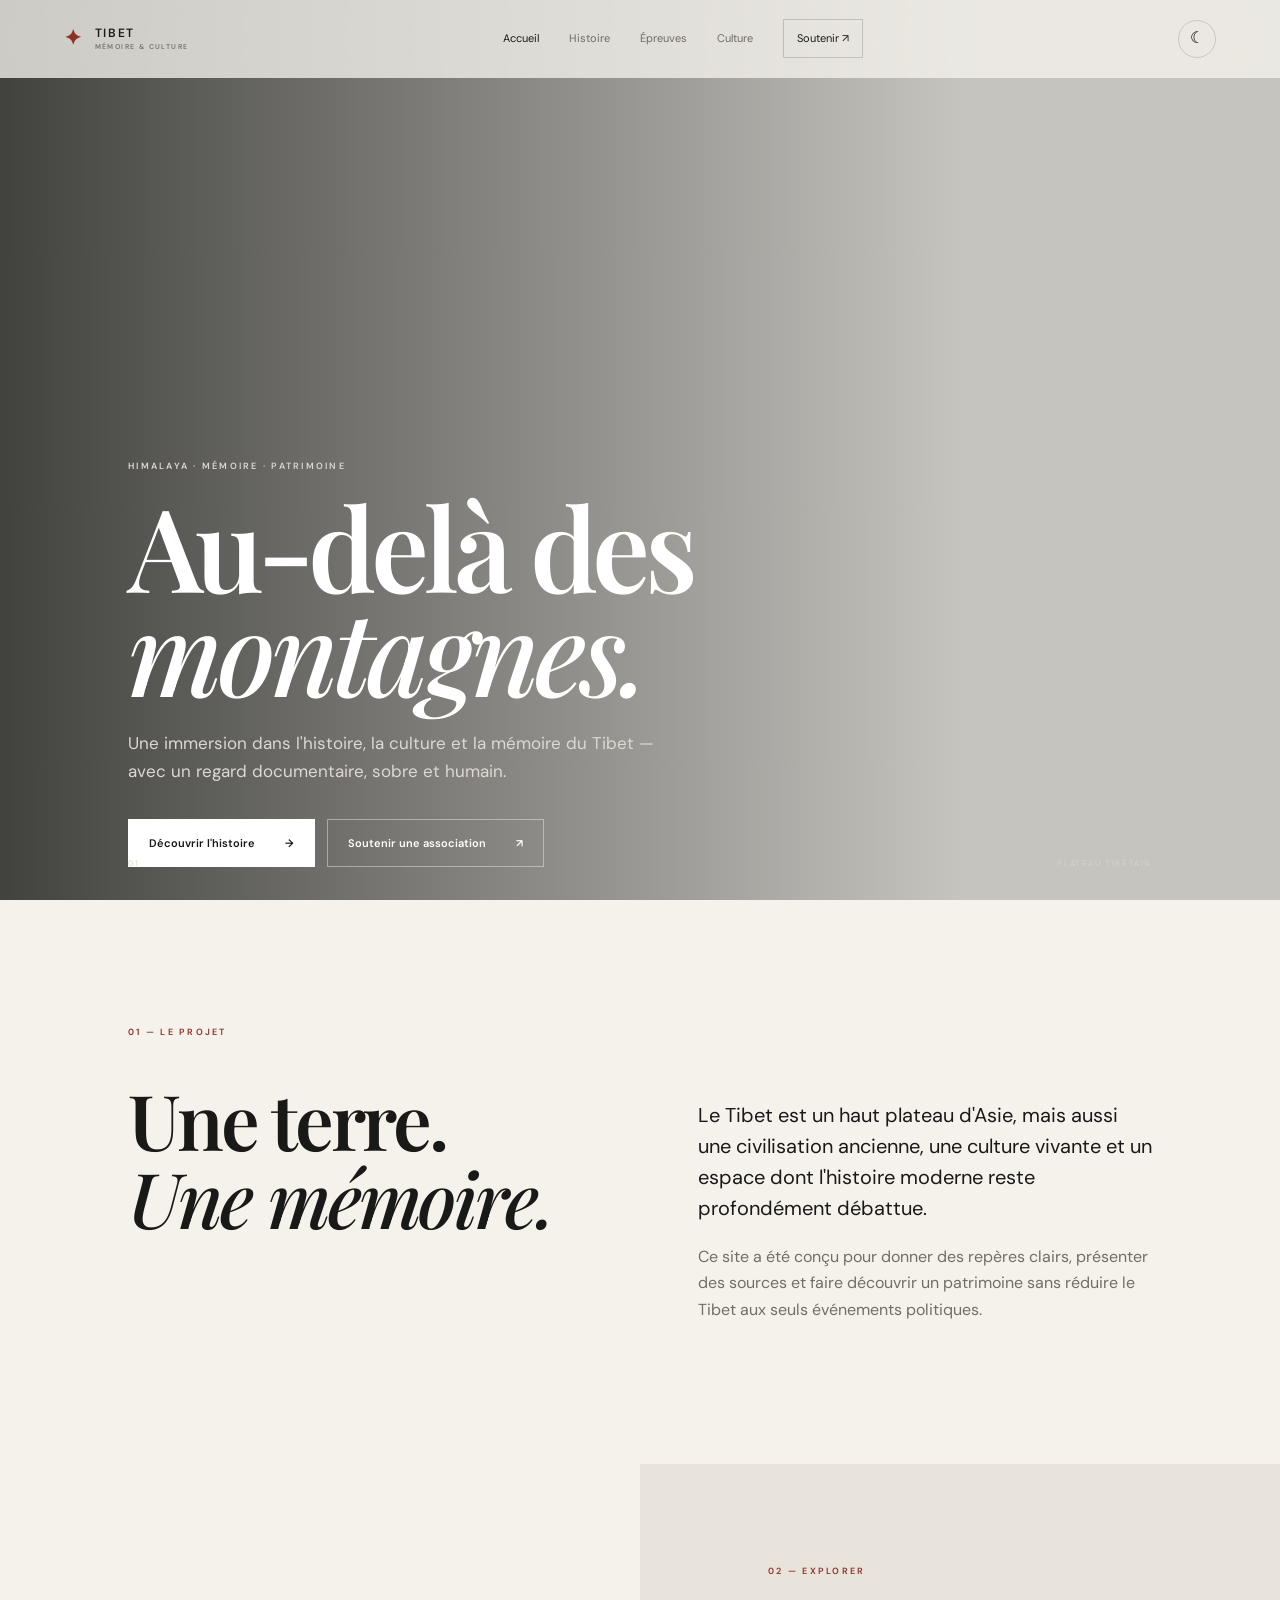
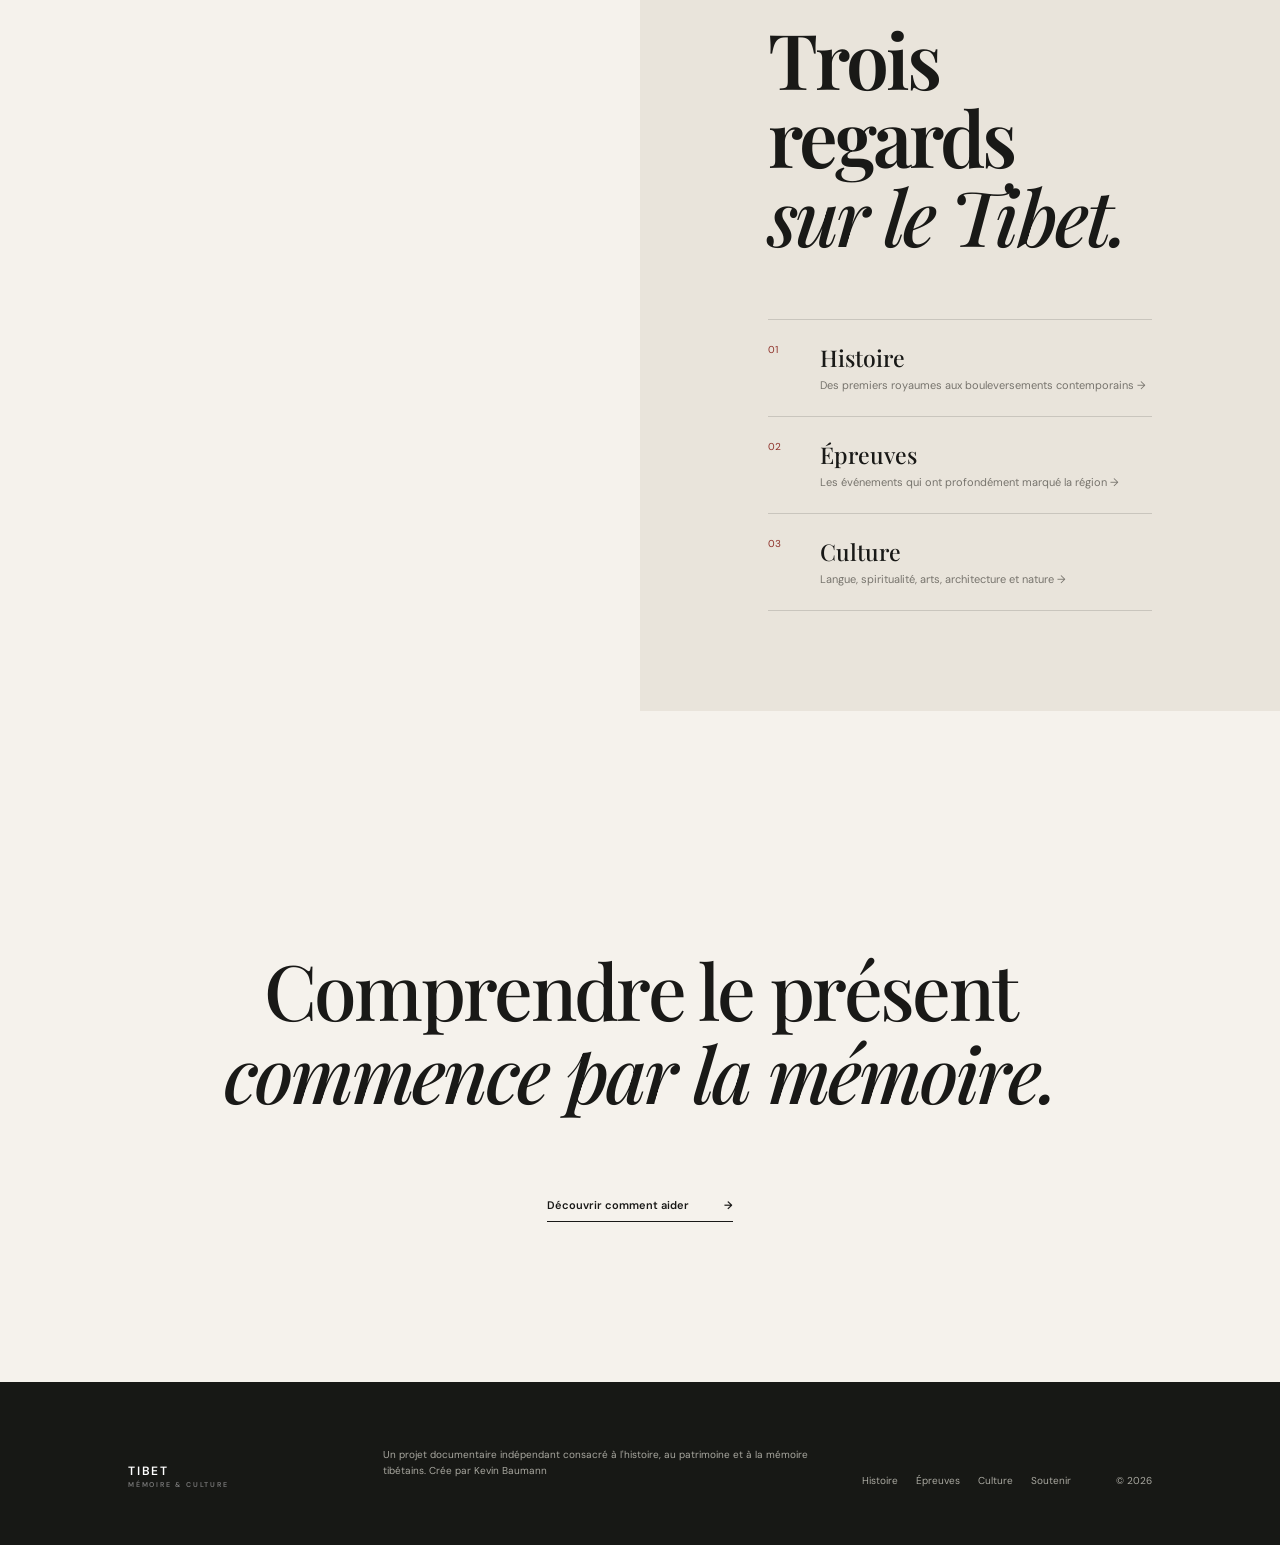
<file: index.html>
<!doctype html><html lang="fr"><head><meta charset="UTF-8">
<meta name="viewport" content="width=device-width, initial-scale=1.0">
<meta name="description" content="Tibet — Mémoire & Culture, un site documentaire consacré à l'histoire, au patrimoine et aux épreuves du Tibet.">
<link rel="preconnect" href="https://fonts.googleapis.com">
<link rel="preconnect" href="https://fonts.gstatic.com" crossorigin>
<link href="https://fonts.googleapis.com/css2?family=DM+Sans:wght@400;500;600&family=Playfair+Display:wght@500;600;700&display=swap" rel="stylesheet">
<link rel="stylesheet" href="style.css"><title>Tibet — Mémoire & Culture</title></head><body>
<header class="header">
  <a class="brand" href="index.html"><span class="brand-star">✦</span><span>TIBET<small>MÉMOIRE & CULTURE</small></span></a>
  <nav class="nav">
    <a href="index.html">Accueil</a>
    <a href="histoire.html">Histoire</a>
    <a href="epreuves.html">Épreuves</a>
    <a href="culture.html">Culture</a>
    <a class="nav-donate" href="soutenir.html">Soutenir <span>↗</span></a>
  </nav>
  <div class="header-actions"><button id="theme" class="icon-btn" aria-label="Changer de thème">☾</button><button id="menu" class="icon-btn menu-btn" aria-label="Menu">☰</button></div>
</header>
<main>
<section class="hero home-hero"><div class="hero-shade"></div><div class="hero-content reveal">
<p class="eyebrow">Himalaya · Mémoire · Patrimoine</p>
<h1>Au-delà des<br><em>montagnes.</em></h1>
<p class="hero-text">Une immersion dans l'histoire, la culture et la mémoire du Tibet — avec un regard documentaire, sobre et humain.</p>
<div class="actions"><a class="btn btn-light" href="histoire.html">Découvrir l'histoire <span>→</span></a><a class="btn btn-outline" href="soutenir.html">Soutenir une association <span>↗</span></a></div>
</div><div class="hero-meta"><span>01</span><span>PLATEAU TIBÉTAIN</span></div></section>

<section class="intro section reveal"><div class="kicker">01 — Le projet</div><div class="two-col"><div><h2>Une terre.<br><em>Une mémoire.</em></h2></div><div><p class="lead">Le Tibet est un haut plateau d'Asie, mais aussi une civilisation ancienne, une culture vivante et un espace dont l'histoire moderne reste profondément débattue.</p><p>Ce site a été conçu pour donner des repères clairs, présenter des sources et faire découvrir un patrimoine sans réduire le Tibet aux seuls événements politiques.</p></div></div></section>

<section class="split-feature reveal"><div class="feature-photo"></div><div class="feature-copy"><span class="kicker">02 — Explorer</span><h2>Trois regards<br><em>sur le Tibet.</em></h2><div class="mini-links"><a href="histoire.html"><span>01</span><strong>Histoire</strong><small>Des premiers royaumes aux bouleversements contemporains →</small></a><a href="epreuves.html"><span>02</span><strong>Épreuves</strong><small>Les événements qui ont profondément marqué la région →</small></a><a href="culture.html"><span>03</span><strong>Culture</strong><small>Langue, spiritualité, arts, architecture et nature →</small></a></div></div></section>

<section class="statement section reveal"><p class="giant">Comprendre le présent<br><em>commence par la mémoire.</em></p><a class="text-link" href="soutenir.html">Découvrir comment aider <span>→</span></a></section>
</main><footer class="footer">
  <div class="footer-brand">TIBET<br><small>MÉMOIRE & CULTURE</small></div>
  <p>Un projet documentaire indépendant consacré à l'histoire, au patrimoine et à la mémoire tibétains. Crée par Kevin Baumann</p>
  <div class="footer-links"><a href="histoire.html">Histoire</a><a href="epreuves.html">Épreuves</a><a href="culture.html">Culture</a><a href="soutenir.html">Soutenir</a></div>
  <span>© 2026</span>
</footer>
<script src="script.js"></script></body></html>
</file>
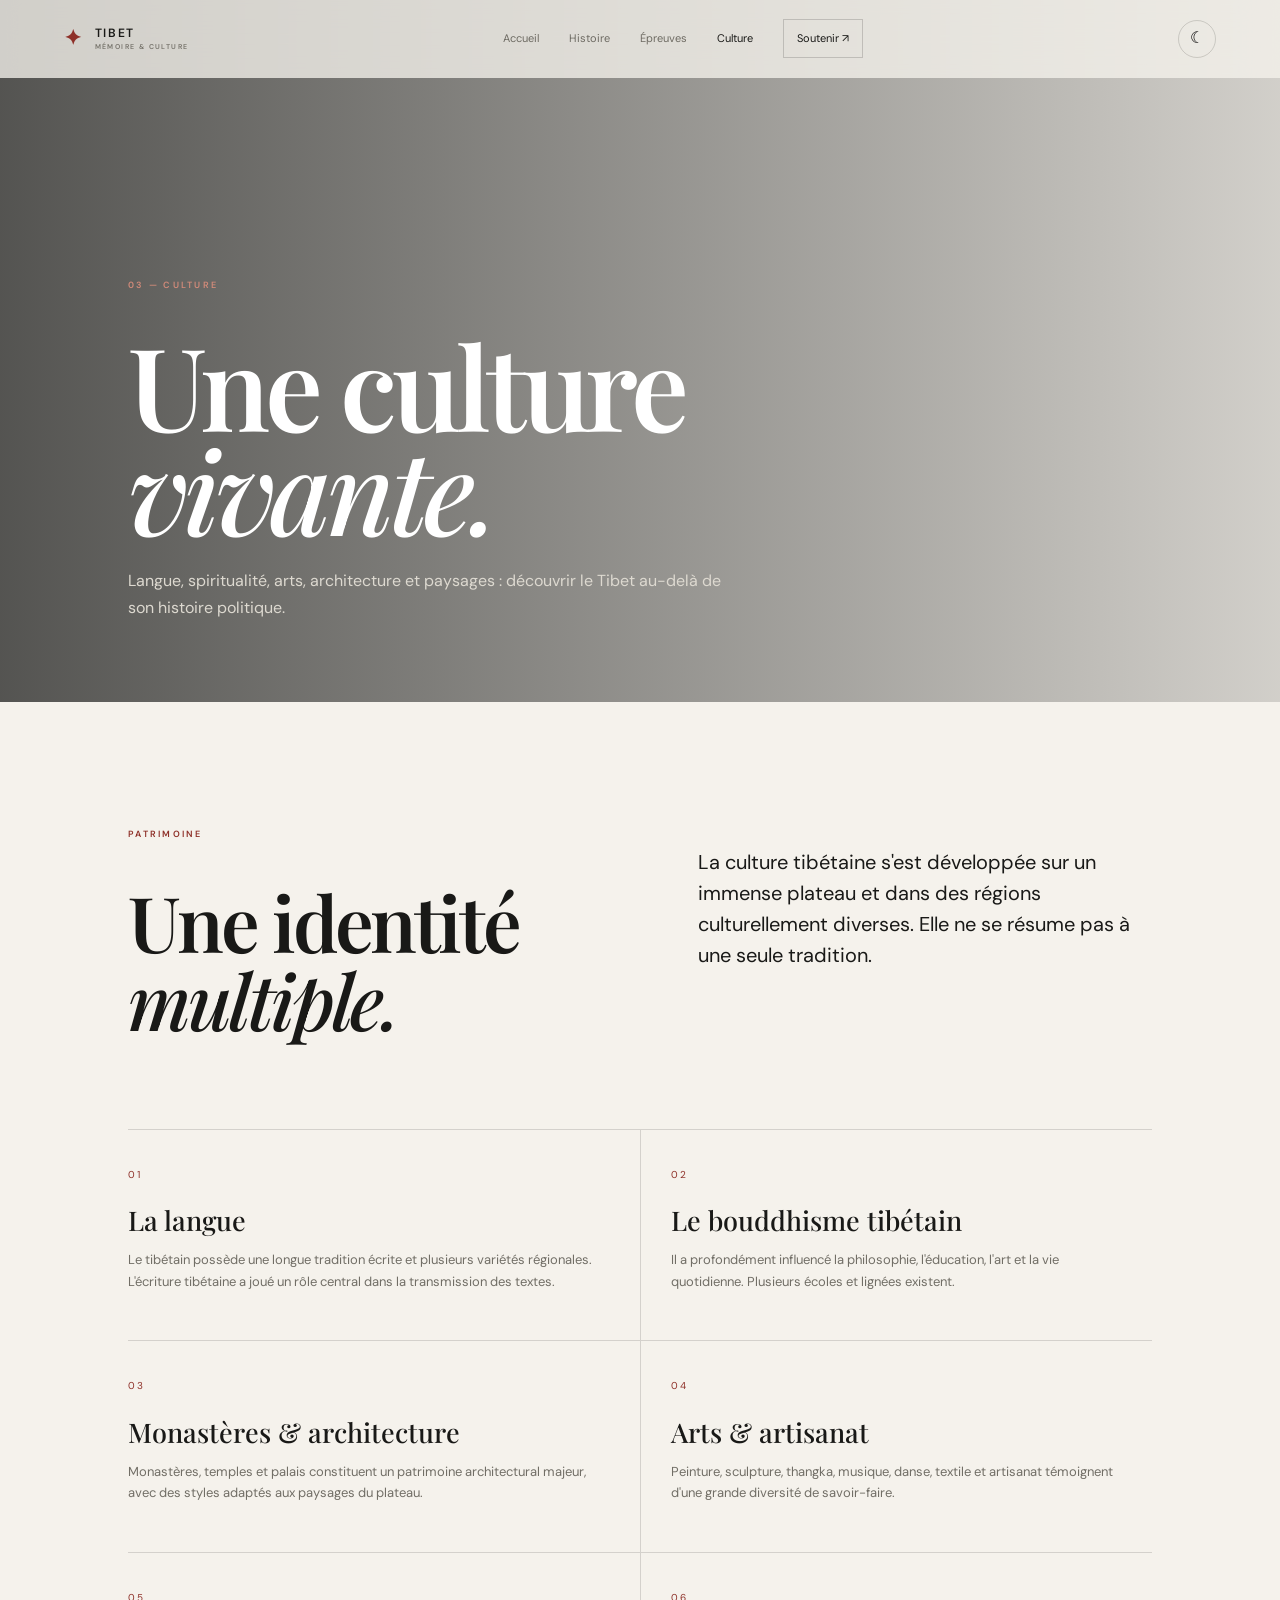
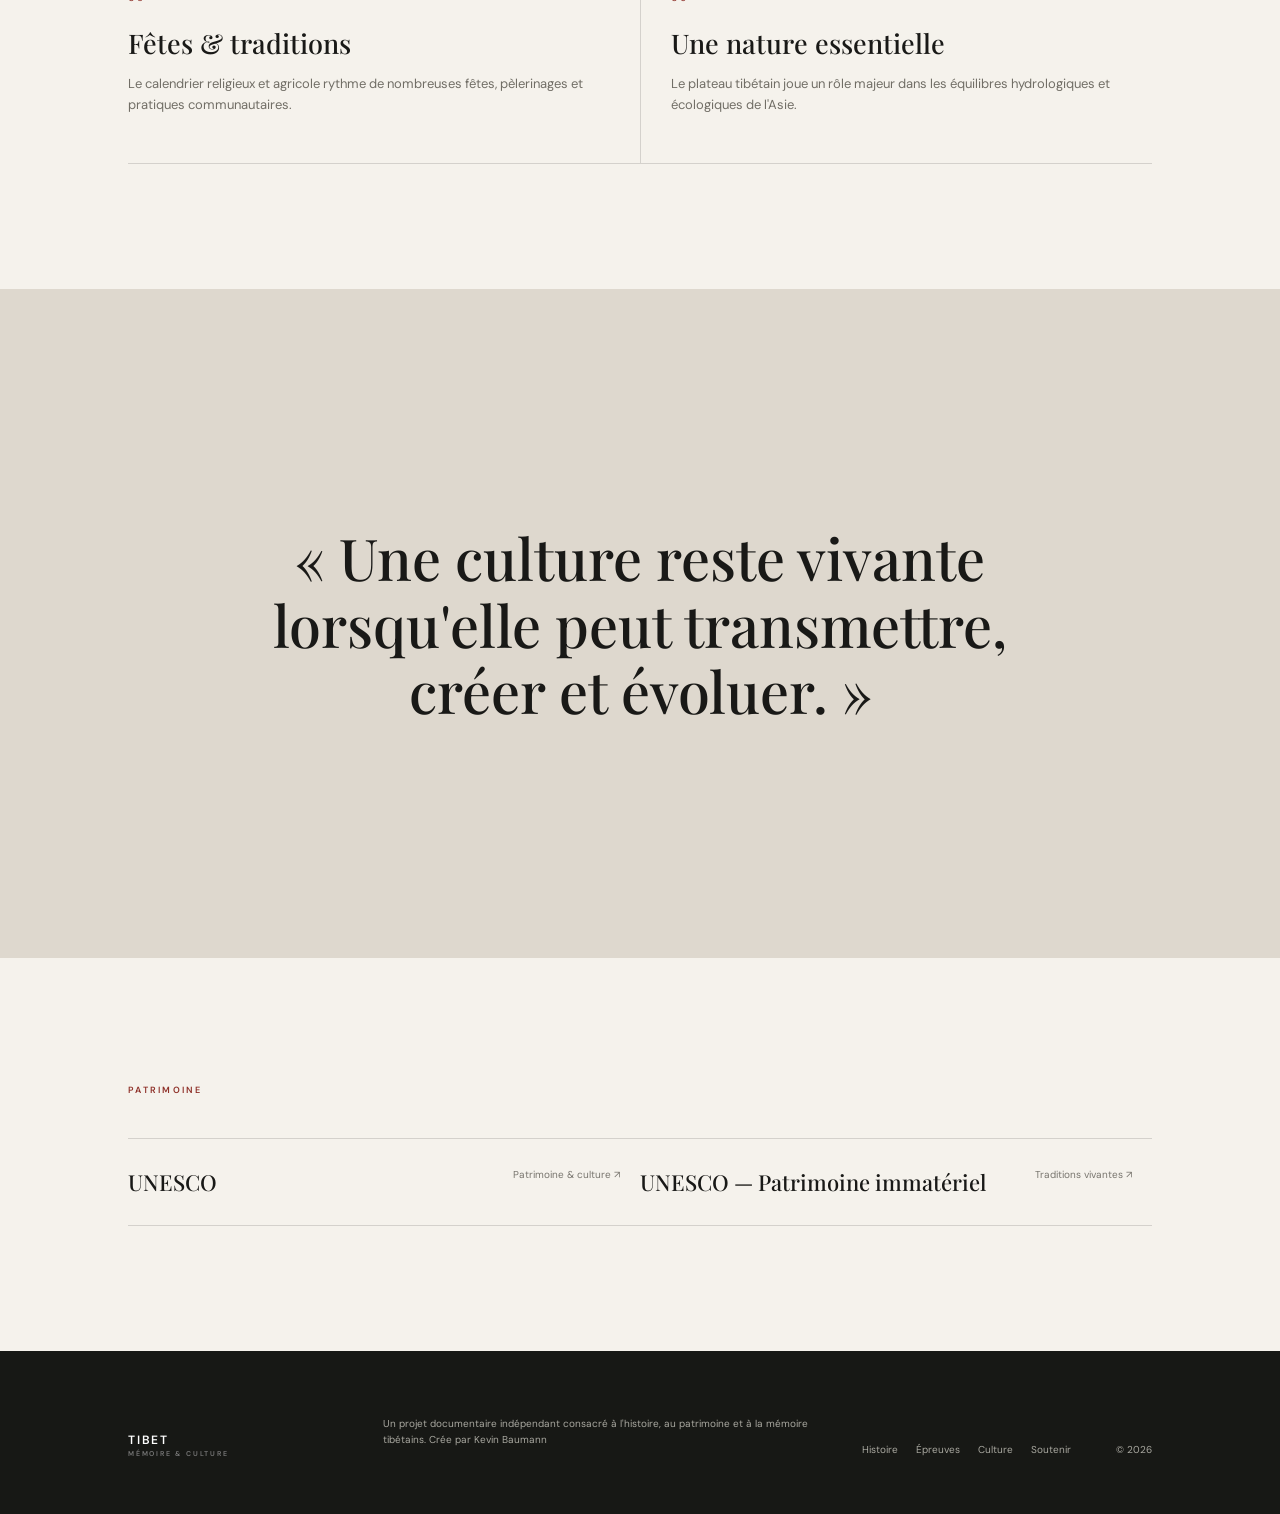
<file: culture.html>
<!doctype html><html lang="fr"><head><meta charset="UTF-8">
<meta name="viewport" content="width=device-width, initial-scale=1.0">
<meta name="description" content="Tibet — Mémoire & Culture, un site documentaire consacré à l'histoire, au patrimoine et aux épreuves du Tibet.">
<link rel="preconnect" href="https://fonts.googleapis.com">
<link rel="preconnect" href="https://fonts.gstatic.com" crossorigin>
<link href="https://fonts.googleapis.com/css2?family=DM+Sans:wght@400;500;600&family=Playfair+Display:wght@500;600;700&display=swap" rel="stylesheet">
<link rel="stylesheet" href="style.css"><title>Culture — Tibet Mémoire & Culture</title></head><body>
<header class="header">
  <a class="brand" href="index.html"><span class="brand-star">✦</span><span>TIBET<small>MÉMOIRE & CULTURE</small></span></a>
  <nav class="nav">
    <a href="index.html">Accueil</a>
    <a href="histoire.html">Histoire</a>
    <a href="epreuves.html">Épreuves</a>
    <a href="culture.html">Culture</a>
    <a class="nav-donate" href="soutenir.html">Soutenir <span>↗</span></a>
  </nav>
  <div class="header-actions"><button id="theme" class="icon-btn" aria-label="Changer de thème">☾</button><button id="menu" class="icon-btn menu-btn" aria-label="Menu">☰</button></div>
</header><main>
<section class="page-hero culture-hero"><div><span class="kicker light">03 — Culture</span><h1>Une culture<br><em>vivante.</em></h1><p>Langue, spiritualité, arts, architecture et paysages : découvrir le Tibet au-delà de son histoire politique.</p></div></section>
<section class="section reveal"><div class="two-col"><div><span class="kicker">Patrimoine</span><h2>Une identité<br><em>multiple.</em></h2></div><div><p class="lead">La culture tibétaine s'est développée sur un immense plateau et dans des régions culturellement diverses. Elle ne se résume pas à une seule tradition.</p></div></div>
<div class="culture-grid">
<article><span>01</span><h3>La langue</h3><p>Le tibétain possède une longue tradition écrite et plusieurs variétés régionales. L'écriture tibétaine a joué un rôle central dans la transmission des textes.</p></article>
<article><span>02</span><h3>Le bouddhisme tibétain</h3><p>Il a profondément influencé la philosophie, l'éducation, l'art et la vie quotidienne. Plusieurs écoles et lignées existent.</p></article>
<article><span>03</span><h3>Monastères & architecture</h3><p>Monastères, temples et palais constituent un patrimoine architectural majeur, avec des styles adaptés aux paysages du plateau.</p></article>
<article><span>04</span><h3>Arts & artisanat</h3><p>Peinture, sculpture, thangka, musique, danse, textile et artisanat témoignent d'une grande diversité de savoir-faire.</p></article>
<article><span>05</span><h3>Fêtes & traditions</h3><p>Le calendrier religieux et agricole rythme de nombreuses fêtes, pèlerinages et pratiques communautaires.</p></article>
<article><span>06</span><h3>Une nature essentielle</h3><p>Le plateau tibétain joue un rôle majeur dans les équilibres hydrologiques et écologiques de l'Asie.</p></article>
</div></section>
<section class="culture-quote"><div class="section reveal"><p>« Une culture reste vivante lorsqu'elle peut transmettre, créer et évoluer. »</p></div></section>
<section class="sources section"><span class="kicker">Patrimoine</span><div class="source-cards"><a href="https://www.unesco.org/en" target="_blank"><strong>UNESCO</strong><span>Patrimoine & culture ↗</span></a><a href="https://ich.unesco.org/" target="_blank"><strong>UNESCO — Patrimoine immatériel</strong><span>Traditions vivantes ↗</span></a></div></section>
</main><footer class="footer">
  <div class="footer-brand">TIBET<br><small>MÉMOIRE & CULTURE</small></div>
  <p>Un projet documentaire indépendant consacré à l'histoire, au patrimoine et à la mémoire tibétains. Crée par Kevin Baumann</p>
  <div class="footer-links"><a href="histoire.html">Histoire</a><a href="epreuves.html">Épreuves</a><a href="culture.html">Culture</a><a href="soutenir.html">Soutenir</a></div>
  <span>© 2026</span>
</footer>
<script src="script.js"></script></body></html>
</file>
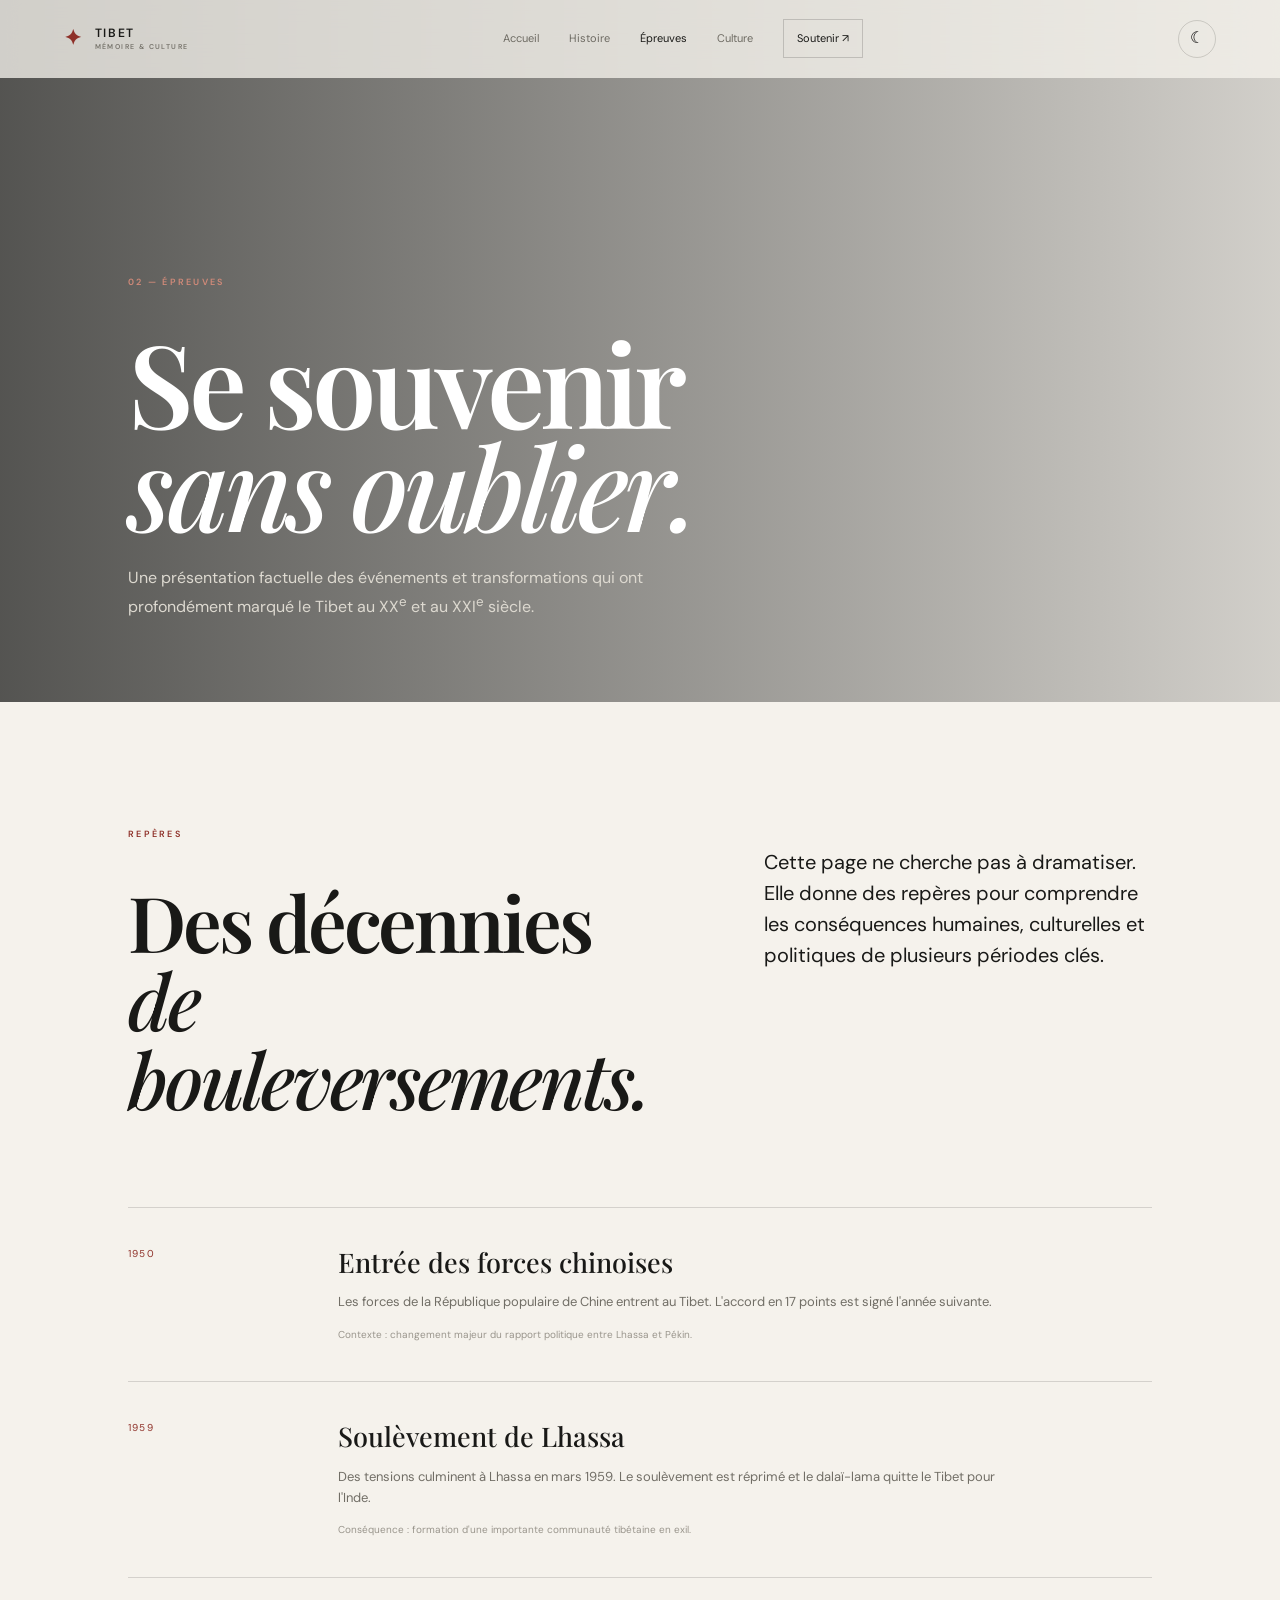
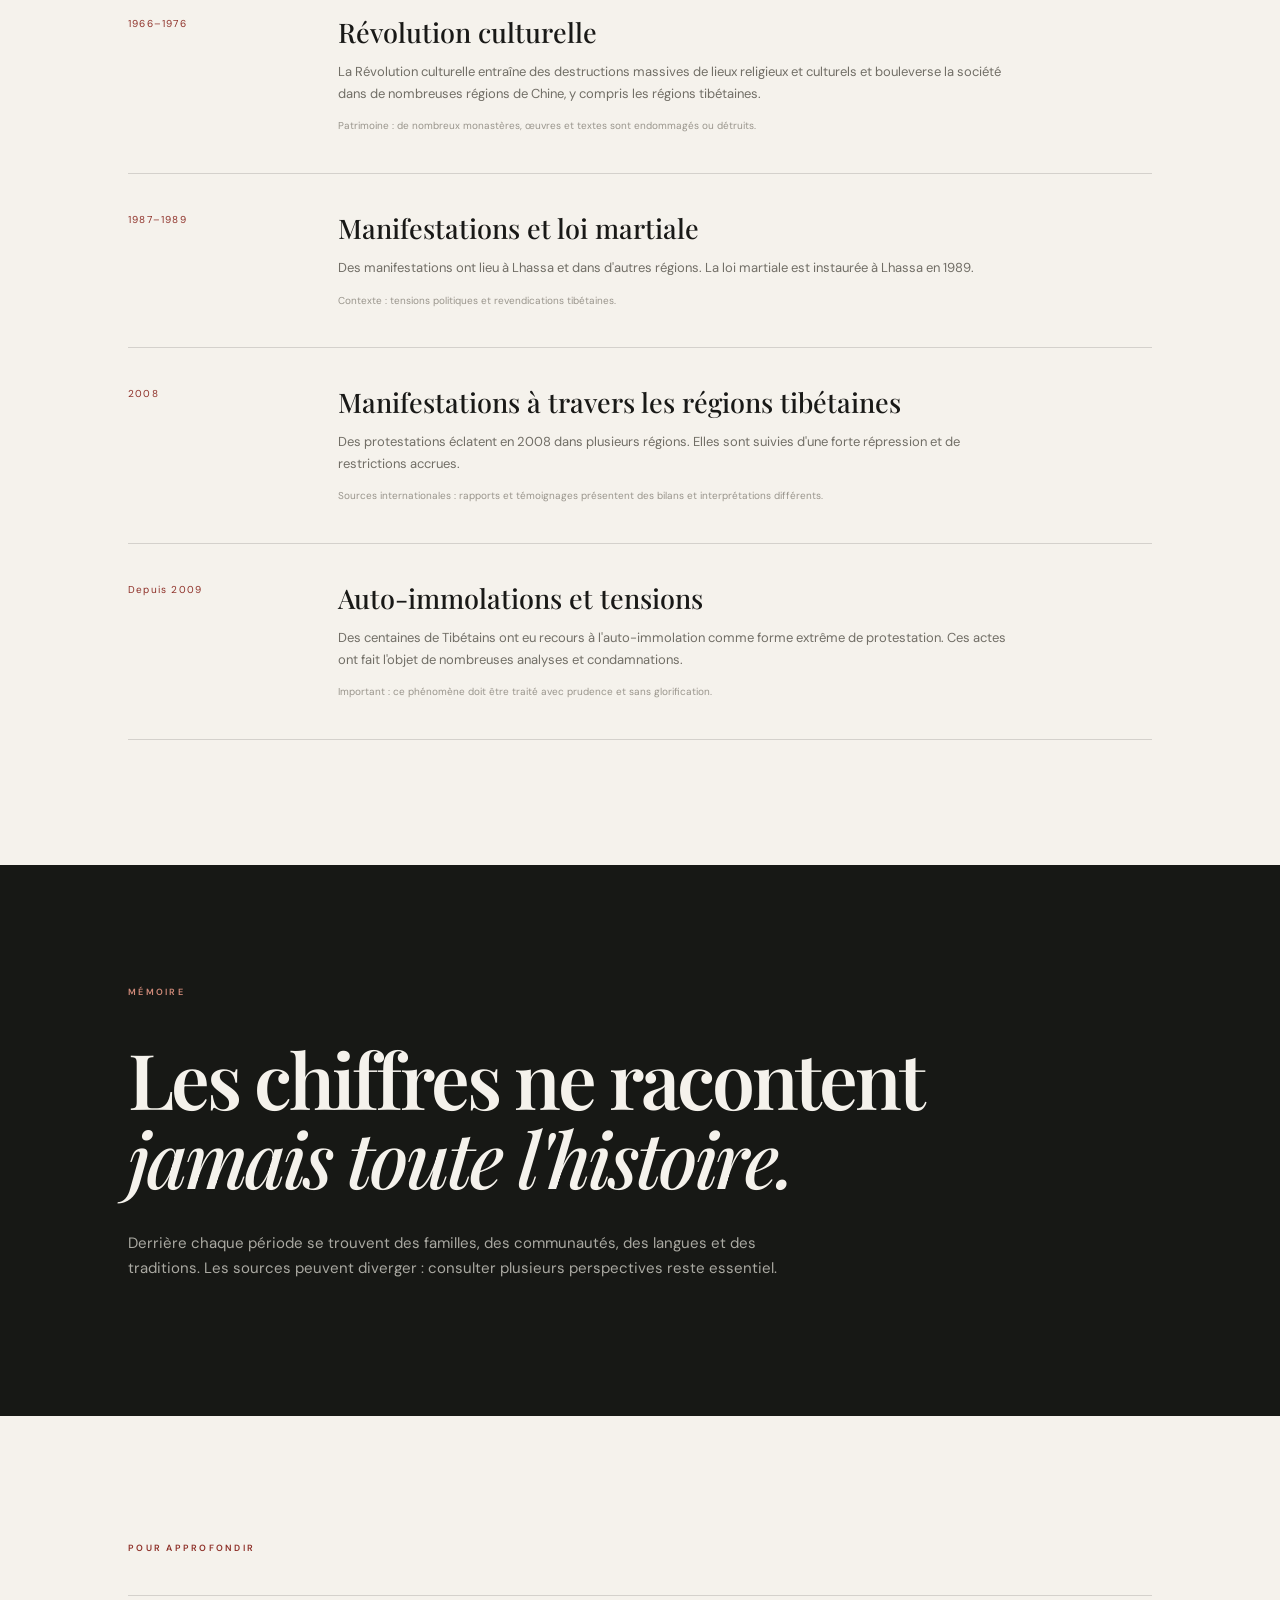
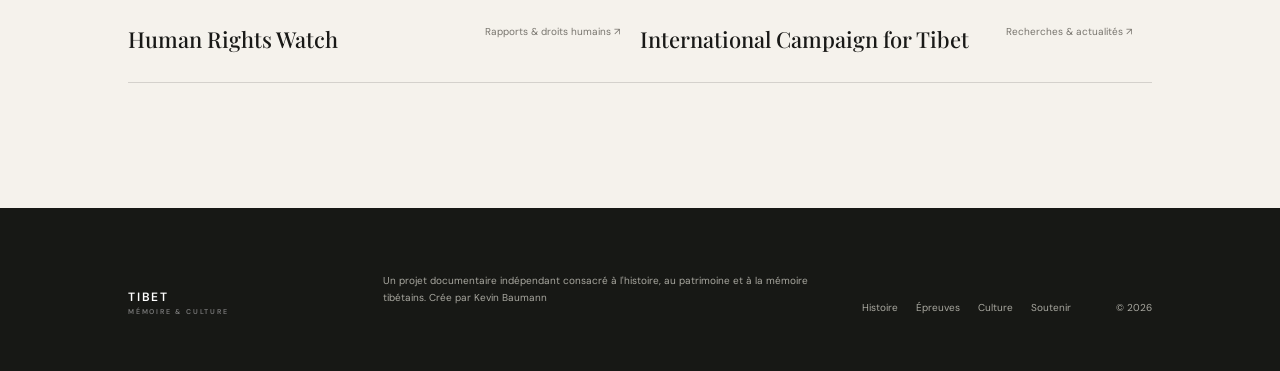
<file: epreuves.html>
<!doctype html><html lang="fr"><head><meta charset="UTF-8">
<meta name="viewport" content="width=device-width, initial-scale=1.0">
<meta name="description" content="Tibet — Mémoire & Culture, un site documentaire consacré à l'histoire, au patrimoine et aux épreuves du Tibet.">
<link rel="preconnect" href="https://fonts.googleapis.com">
<link rel="preconnect" href="https://fonts.gstatic.com" crossorigin>
<link href="https://fonts.googleapis.com/css2?family=DM+Sans:wght@400;500;600&family=Playfair+Display:wght@500;600;700&display=swap" rel="stylesheet">
<link rel="stylesheet" href="style.css"><title>Épreuves — Tibet Mémoire & Culture</title></head><body>
<header class="header">
  <a class="brand" href="index.html"><span class="brand-star">✦</span><span>TIBET<small>MÉMOIRE & CULTURE</small></span></a>
  <nav class="nav">
    <a href="index.html">Accueil</a>
    <a href="histoire.html">Histoire</a>
    <a href="epreuves.html">Épreuves</a>
    <a href="culture.html">Culture</a>
    <a class="nav-donate" href="soutenir.html">Soutenir <span>↗</span></a>
  </nav>
  <div class="header-actions"><button id="theme" class="icon-btn" aria-label="Changer de thème">☾</button><button id="menu" class="icon-btn menu-btn" aria-label="Menu">☰</button></div>
</header><main>
<section class="page-hero trials-hero"><div><span class="kicker light">02 — Épreuves</span><h1>Se souvenir<br><em>sans oublier.</em></h1><p>Une présentation factuelle des événements et transformations qui ont profondément marqué le Tibet au XX<sup>e</sup> et au XXI<sup>e</sup> siècle.</p></div></section>
<section class="section reveal"><div class="two-col"><div><span class="kicker">Repères</span><h2>Des décennies<br><em>de bouleversements.</em></h2></div><div><p class="lead">Cette page ne cherche pas à dramatiser. Elle donne des repères pour comprendre les conséquences humaines, culturelles et politiques de plusieurs périodes clés.</p></div></div>
<div class="events">
<article><div class="event-year">1950</div><div><h3>Entrée des forces chinoises</h3><p>Les forces de la République populaire de Chine entrent au Tibet. L'accord en 17 points est signé l'année suivante.</p><small>Contexte : changement majeur du rapport politique entre Lhassa et Pékin.</small></div></article>
<article><div class="event-year">1959</div><div><h3>Soulèvement de Lhassa</h3><p>Des tensions culminent à Lhassa en mars 1959. Le soulèvement est réprimé et le dalaï-lama quitte le Tibet pour l'Inde.</p><small>Conséquence : formation d'une importante communauté tibétaine en exil.</small></div></article>
<article><div class="event-year">1966–1976</div><div><h3>Révolution culturelle</h3><p>La Révolution culturelle entraîne des destructions massives de lieux religieux et culturels et bouleverse la société dans de nombreuses régions de Chine, y compris les régions tibétaines.</p><small>Patrimoine : de nombreux monastères, œuvres et textes sont endommagés ou détruits.</small></div></article>
<article><div class="event-year">1987–1989</div><div><h3>Manifestations et loi martiale</h3><p>Des manifestations ont lieu à Lhassa et dans d'autres régions. La loi martiale est instaurée à Lhassa en 1989.</p><small>Contexte : tensions politiques et revendications tibétaines.</small></div></article>
<article><div class="event-year">2008</div><div><h3>Manifestations à travers les régions tibétaines</h3><p>Des protestations éclatent en 2008 dans plusieurs régions. Elles sont suivies d'une forte répression et de restrictions accrues.</p><small>Sources internationales : rapports et témoignages présentent des bilans et interprétations différents.</small></div></article>
<article><div class="event-year">Depuis 2009</div><div><h3>Auto-immolations et tensions</h3><p>Des centaines de Tibétains ont eu recours à l'auto-immolation comme forme extrême de protestation. Ces actes ont fait l'objet de nombreuses analyses et condamnations.</p><small>Important : ce phénomène doit être traité avec prudence et sans glorification.</small></div></article>
</div></section>
<section class="dark-band"><div class="section reveal"><span class="kicker light">Mémoire</span><h2>Les chiffres ne racontent<br><em>jamais toute l'histoire.</em></h2><p>Derrière chaque période se trouvent des familles, des communautés, des langues et des traditions. Les sources peuvent diverger : consulter plusieurs perspectives reste essentiel.</p></div></section>
<section class="sources section"><span class="kicker">Pour approfondir</span><div class="source-cards"><a href="https://www.hrw.org/asia/china-and-tibet" target="_blank"><strong>Human Rights Watch</strong><span>Rapports & droits humains ↗</span></a><a href="https://savetibet.org/" target="_blank"><strong>International Campaign for Tibet</strong><span>Recherches & actualités ↗</span></a></div></section>
</main><footer class="footer">
  <div class="footer-brand">TIBET<br><small>MÉMOIRE & CULTURE</small></div>
  <p>Un projet documentaire indépendant consacré à l'histoire, au patrimoine et à la mémoire tibétains. Crée par Kevin Baumann</p>
  <div class="footer-links"><a href="histoire.html">Histoire</a><a href="epreuves.html">Épreuves</a><a href="culture.html">Culture</a><a href="soutenir.html">Soutenir</a></div>
  <span>© 2026</span>
</footer>
<script src="script.js"></script></body></html>
</file>
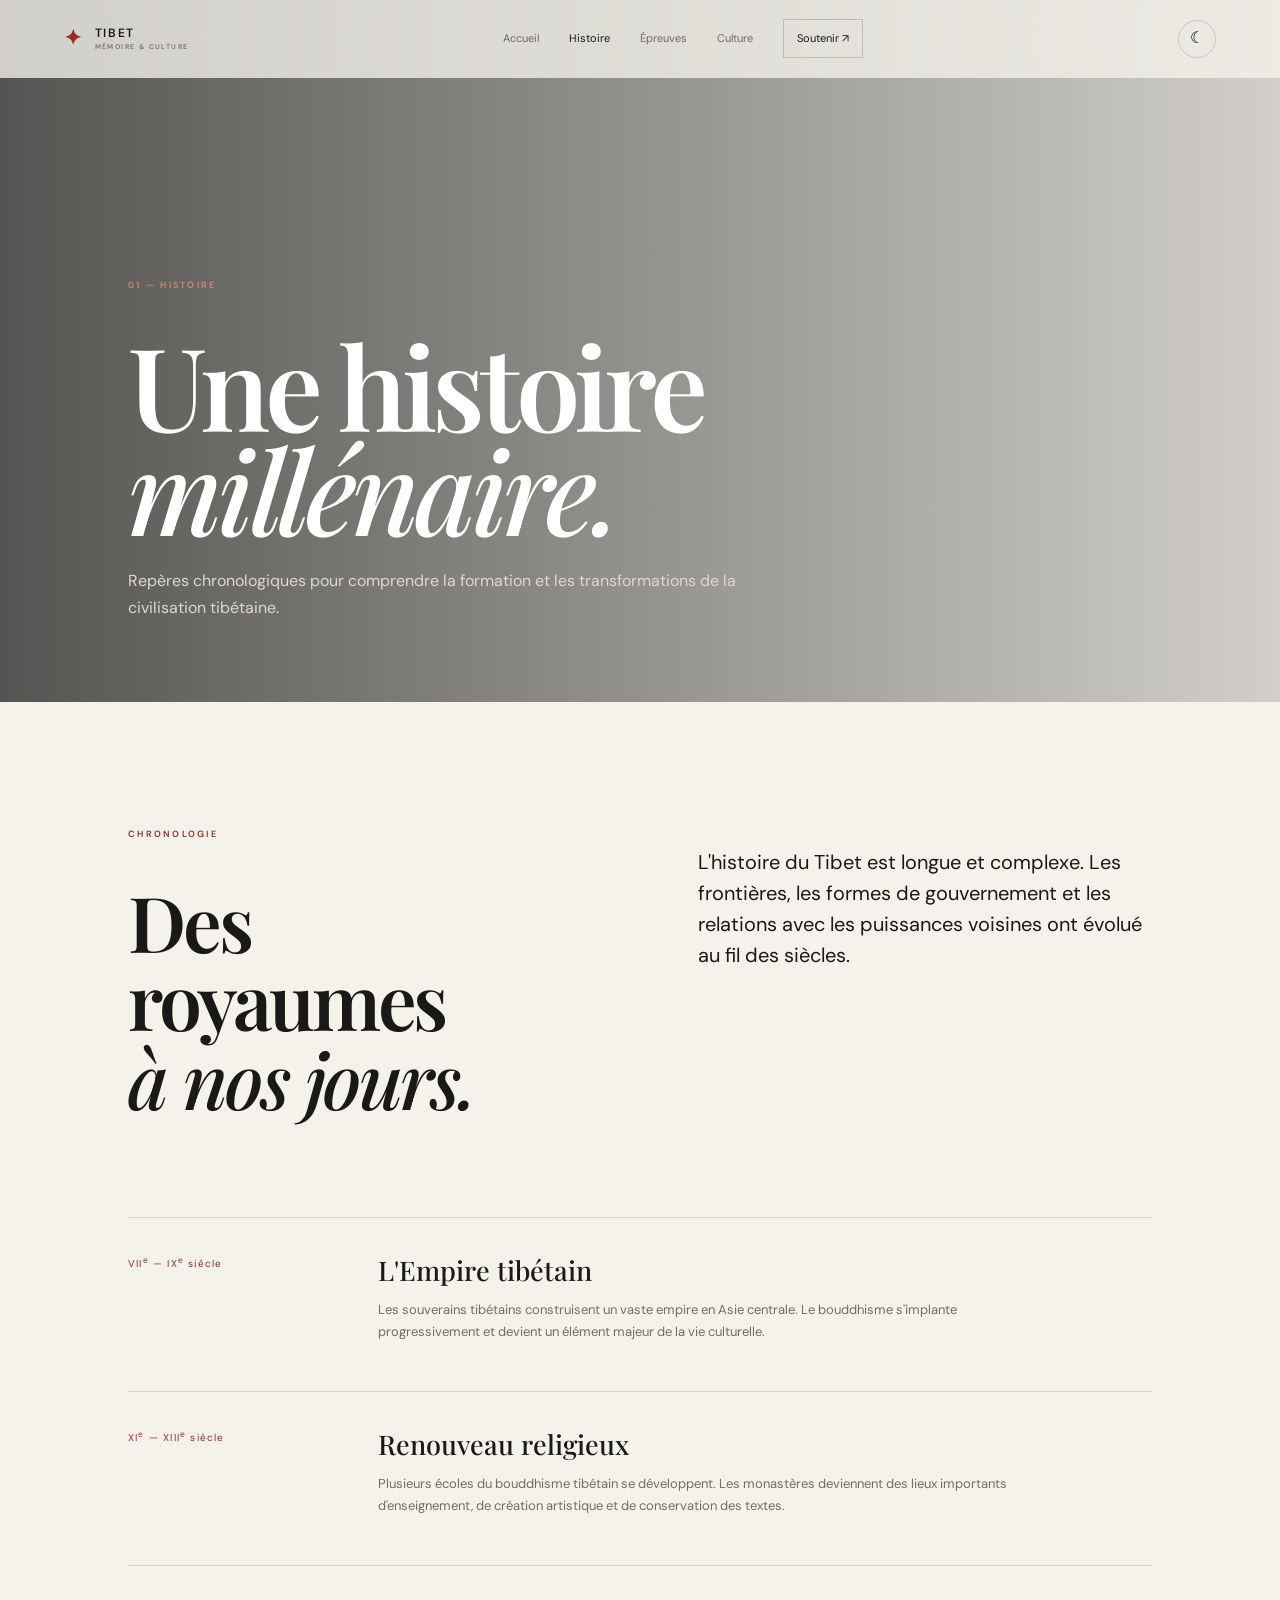
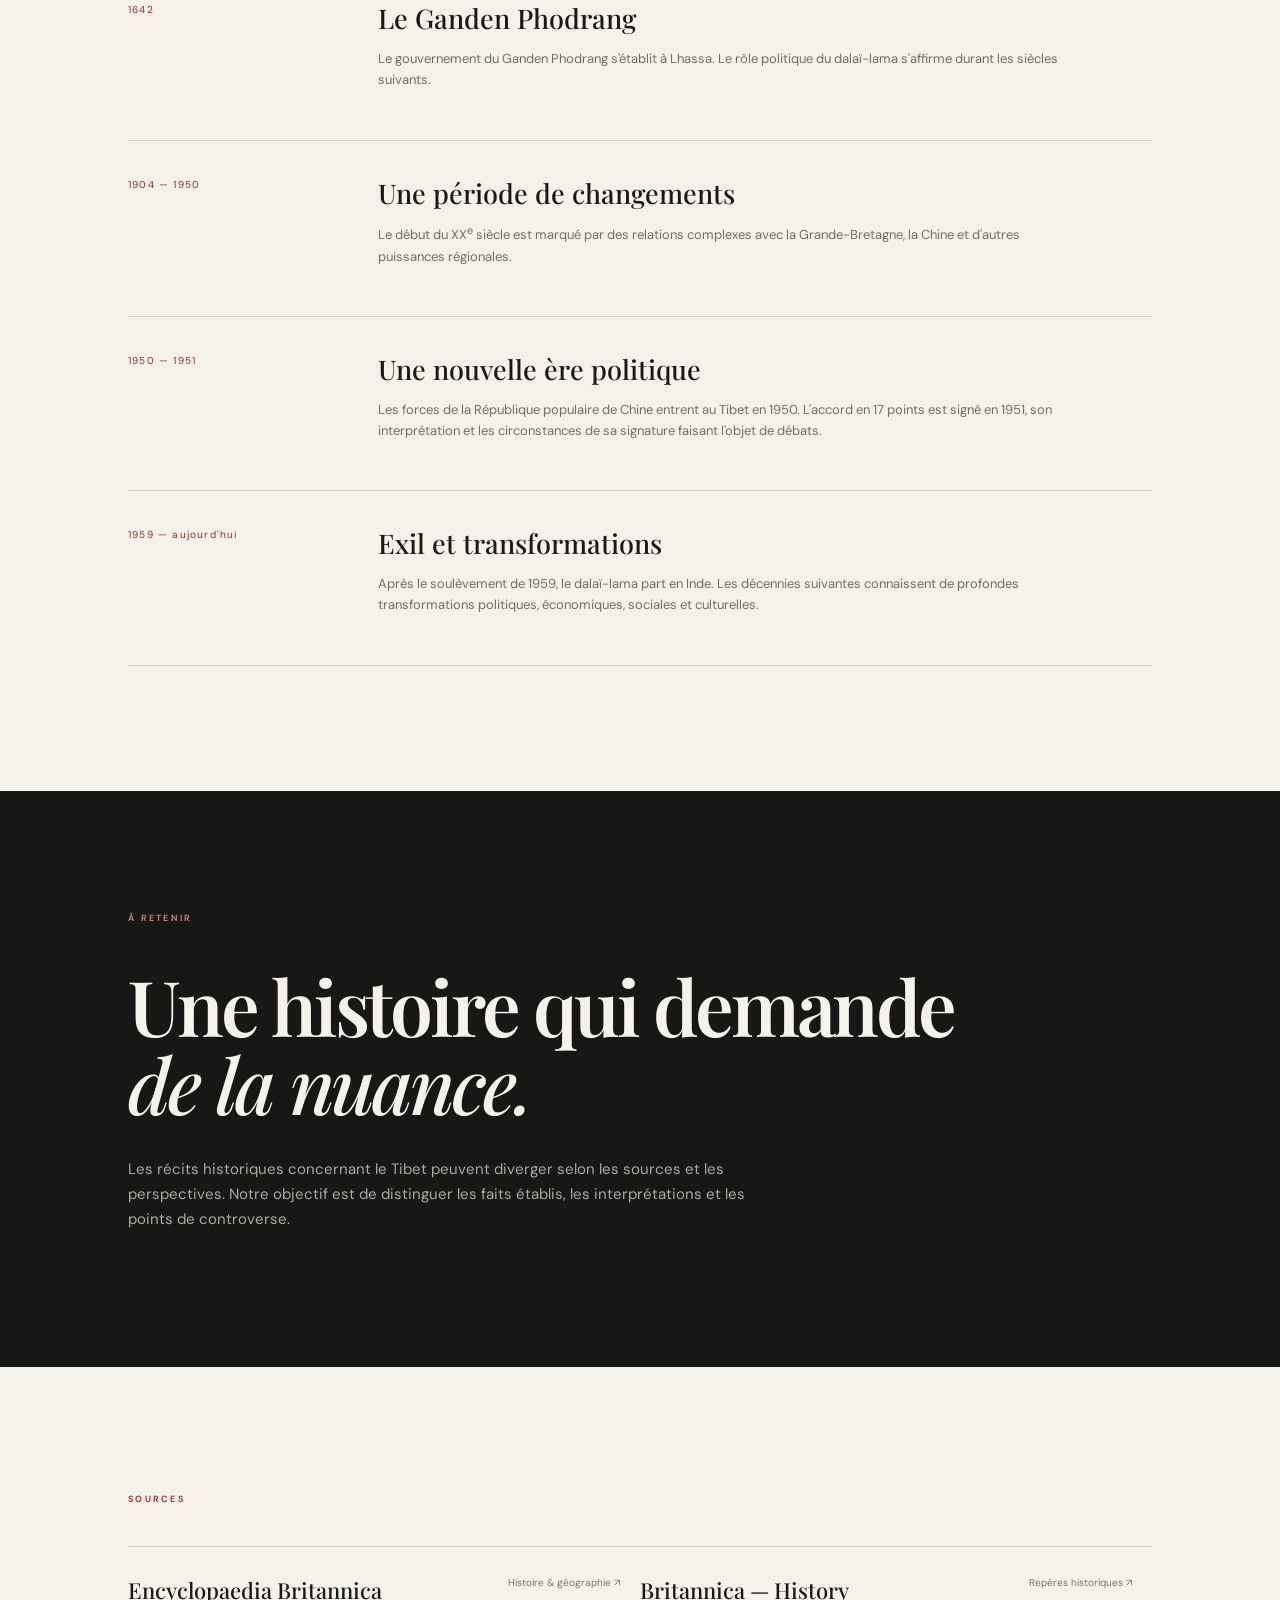
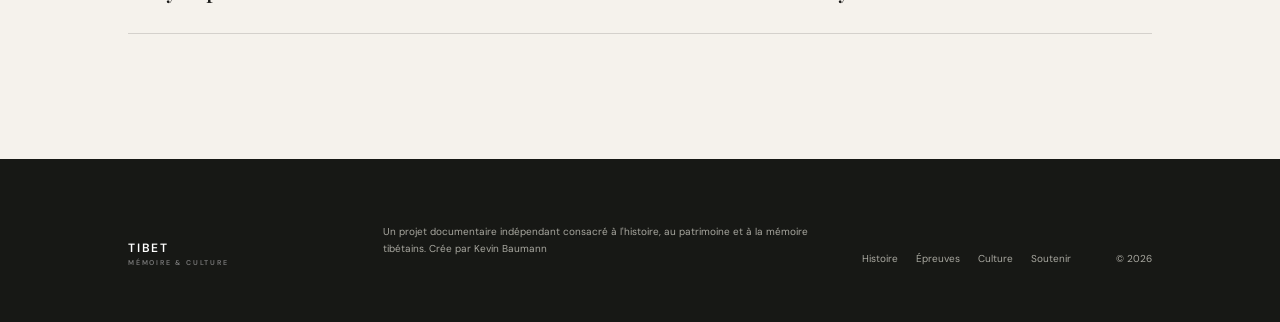
<file: histoire.html>
<!doctype html><html lang="fr"><head><meta charset="UTF-8">
<meta name="viewport" content="width=device-width, initial-scale=1.0">
<meta name="description" content="Tibet — Mémoire & Culture, un site documentaire consacré à l'histoire, au patrimoine et aux épreuves du Tibet.">
<link rel="preconnect" href="https://fonts.googleapis.com">
<link rel="preconnect" href="https://fonts.gstatic.com" crossorigin>
<link href="https://fonts.googleapis.com/css2?family=DM+Sans:wght@400;500;600&family=Playfair+Display:wght@500;600;700&display=swap" rel="stylesheet">
<link rel="stylesheet" href="style.css"><title>Histoire — Tibet Mémoire & Culture</title></head><body>
<header class="header">
  <a class="brand" href="index.html"><span class="brand-star">✦</span><span>TIBET<small>MÉMOIRE & CULTURE</small></span></a>
  <nav class="nav">
    <a href="index.html">Accueil</a>
    <a href="histoire.html">Histoire</a>
    <a href="epreuves.html">Épreuves</a>
    <a href="culture.html">Culture</a>
    <a class="nav-donate" href="soutenir.html">Soutenir <span>↗</span></a>
  </nav>
  <div class="header-actions"><button id="theme" class="icon-btn" aria-label="Changer de thème">☾</button><button id="menu" class="icon-btn menu-btn" aria-label="Menu">☰</button></div>
</header><main>
<section class="page-hero history-hero"><div><span class="kicker light">01 — Histoire</span><h1>Une histoire<br><em>millénaire.</em></h1><p>Repères chronologiques pour comprendre la formation et les transformations de la civilisation tibétaine.</p></div></section>
<section class="section reveal"><div class="two-col"><div><span class="kicker">Chronologie</span><h2>Des royaumes<br><em>à nos jours.</em></h2></div><div><p class="lead">L'histoire du Tibet est longue et complexe. Les frontières, les formes de gouvernement et les relations avec les puissances voisines ont évolué au fil des siècles.</p></div></div>
<div class="big-timeline">
<article><span>VII<sup>e</sup> — IX<sup>e</sup> siècle</span><div><h3>L'Empire tibétain</h3><p>Les souverains tibétains construisent un vaste empire en Asie centrale. Le bouddhisme s'implante progressivement et devient un élément majeur de la vie culturelle.</p></div></article>
<article><span>XI<sup>e</sup> — XIII<sup>e</sup> siècle</span><div><h3>Renouveau religieux</h3><p>Plusieurs écoles du bouddhisme tibétain se développent. Les monastères deviennent des lieux importants d'enseignement, de création artistique et de conservation des textes.</p></div></article>
<article><span>1642</span><div><h3>Le Ganden Phodrang</h3><p>Le gouvernement du Ganden Phodrang s'établit à Lhassa. Le rôle politique du dalaï-lama s'affirme durant les siècles suivants.</p></div></article>
<article><span>1904 — 1950</span><div><h3>Une période de changements</h3><p>Le début du XX<sup>e</sup> siècle est marqué par des relations complexes avec la Grande-Bretagne, la Chine et d'autres puissances régionales.</p></div></article>
<article><span>1950 — 1951</span><div><h3>Une nouvelle ère politique</h3><p>Les forces de la République populaire de Chine entrent au Tibet en 1950. L'accord en 17 points est signé en 1951, son interprétation et les circonstances de sa signature faisant l'objet de débats.</p></div></article>
<article><span>1959 — aujourd'hui</span><div><h3>Exil et transformations</h3><p>Après le soulèvement de 1959, le dalaï-lama part en Inde. Les décennies suivantes connaissent de profondes transformations politiques, économiques, sociales et culturelles.</p></div></article>
</div></section>
<section class="dark-band"><div class="section reveal"><span class="kicker light">À retenir</span><h2>Une histoire qui demande<br><em>de la nuance.</em></h2><p>Les récits historiques concernant le Tibet peuvent diverger selon les sources et les perspectives. Notre objectif est de distinguer les faits établis, les interprétations et les points de controverse.</p></div></section>
<section class="sources section"><span class="kicker">Sources</span><div class="source-cards"><a href="https://www.britannica.com/place/Tibet" target="_blank"><strong>Encyclopaedia Britannica</strong><span>Histoire & géographie ↗</span></a><a href="https://www.britannica.com/place/Tibet/History" target="_blank"><strong>Britannica — History</strong><span>Repères historiques ↗</span></a></div></section>
</main><footer class="footer">
  <div class="footer-brand">TIBET<br><small>MÉMOIRE & CULTURE</small></div>
  <p>Un projet documentaire indépendant consacré à l'histoire, au patrimoine et à la mémoire tibétains. Crée par Kevin Baumann</p>
  <div class="footer-links"><a href="histoire.html">Histoire</a><a href="epreuves.html">Épreuves</a><a href="culture.html">Culture</a><a href="soutenir.html">Soutenir</a></div>
  <span>© 2026</span>
</footer>
<script src="script.js"></script></body></html>
</file>
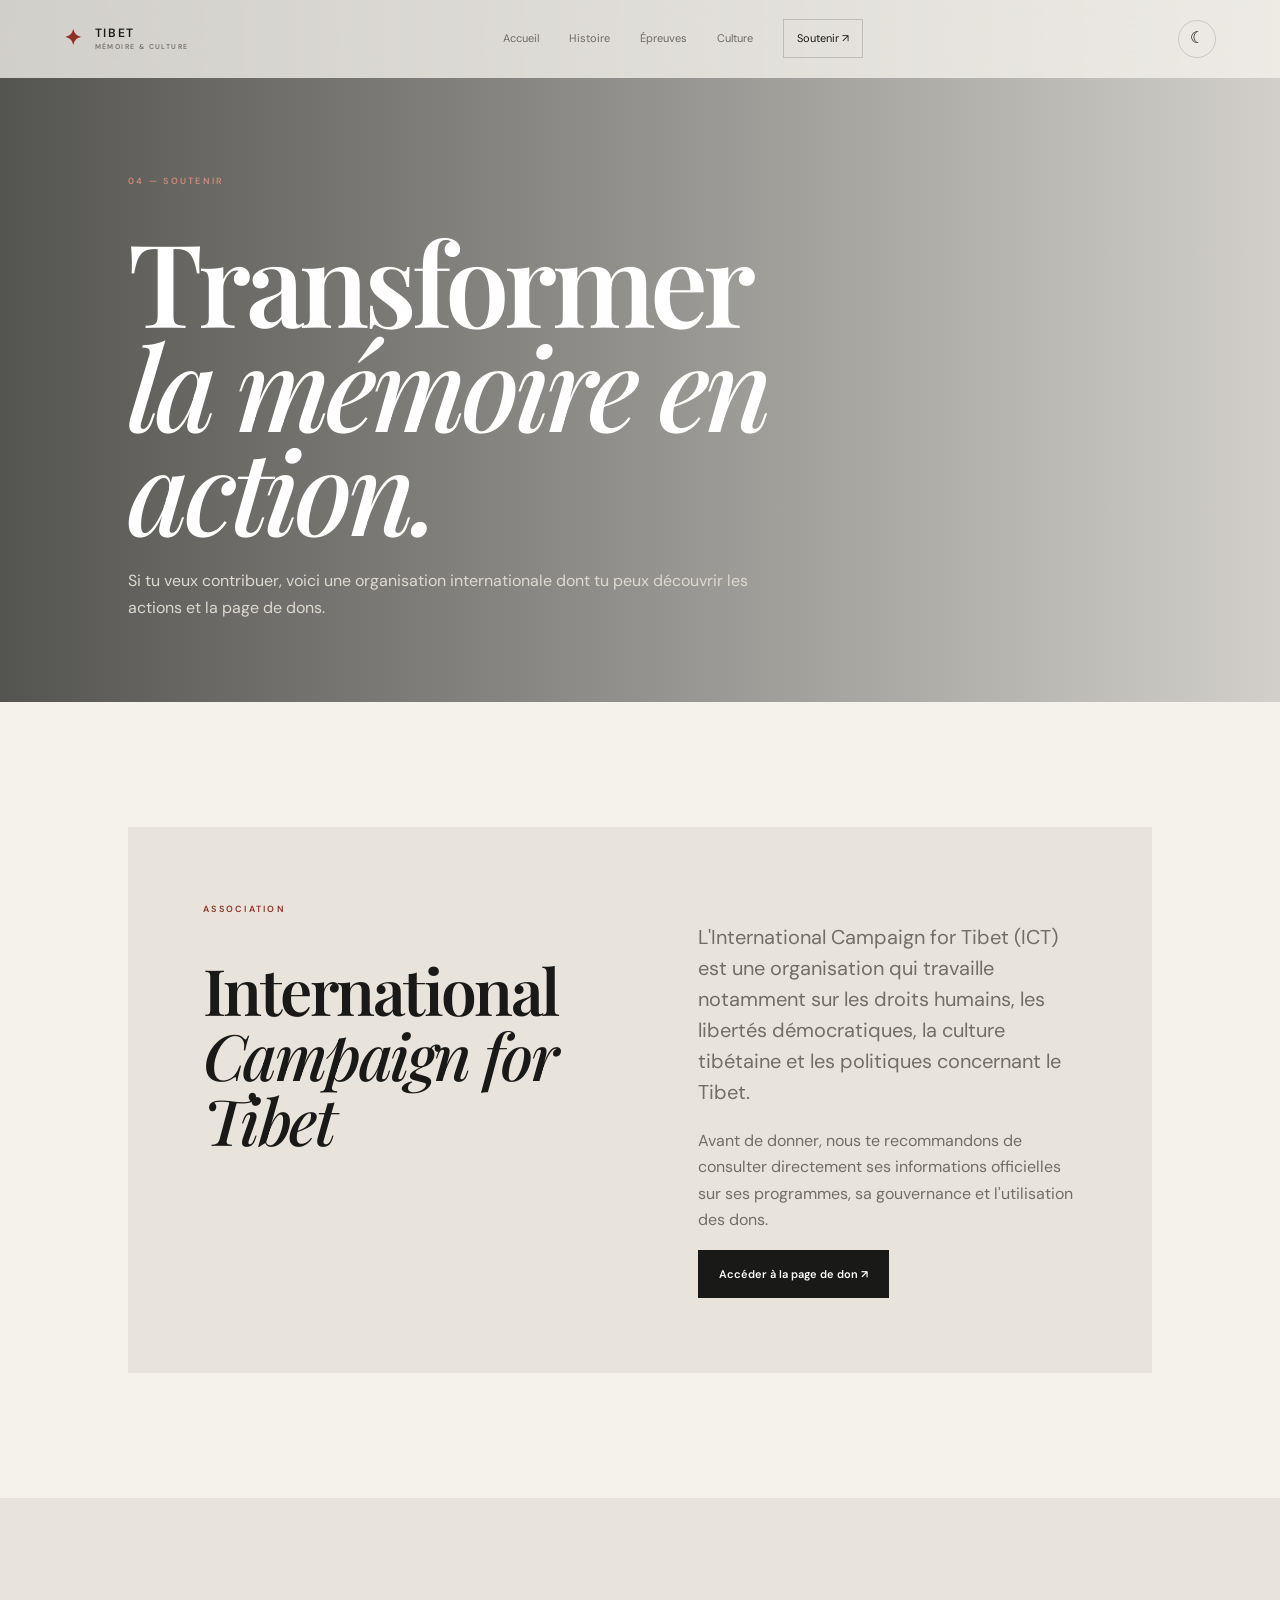
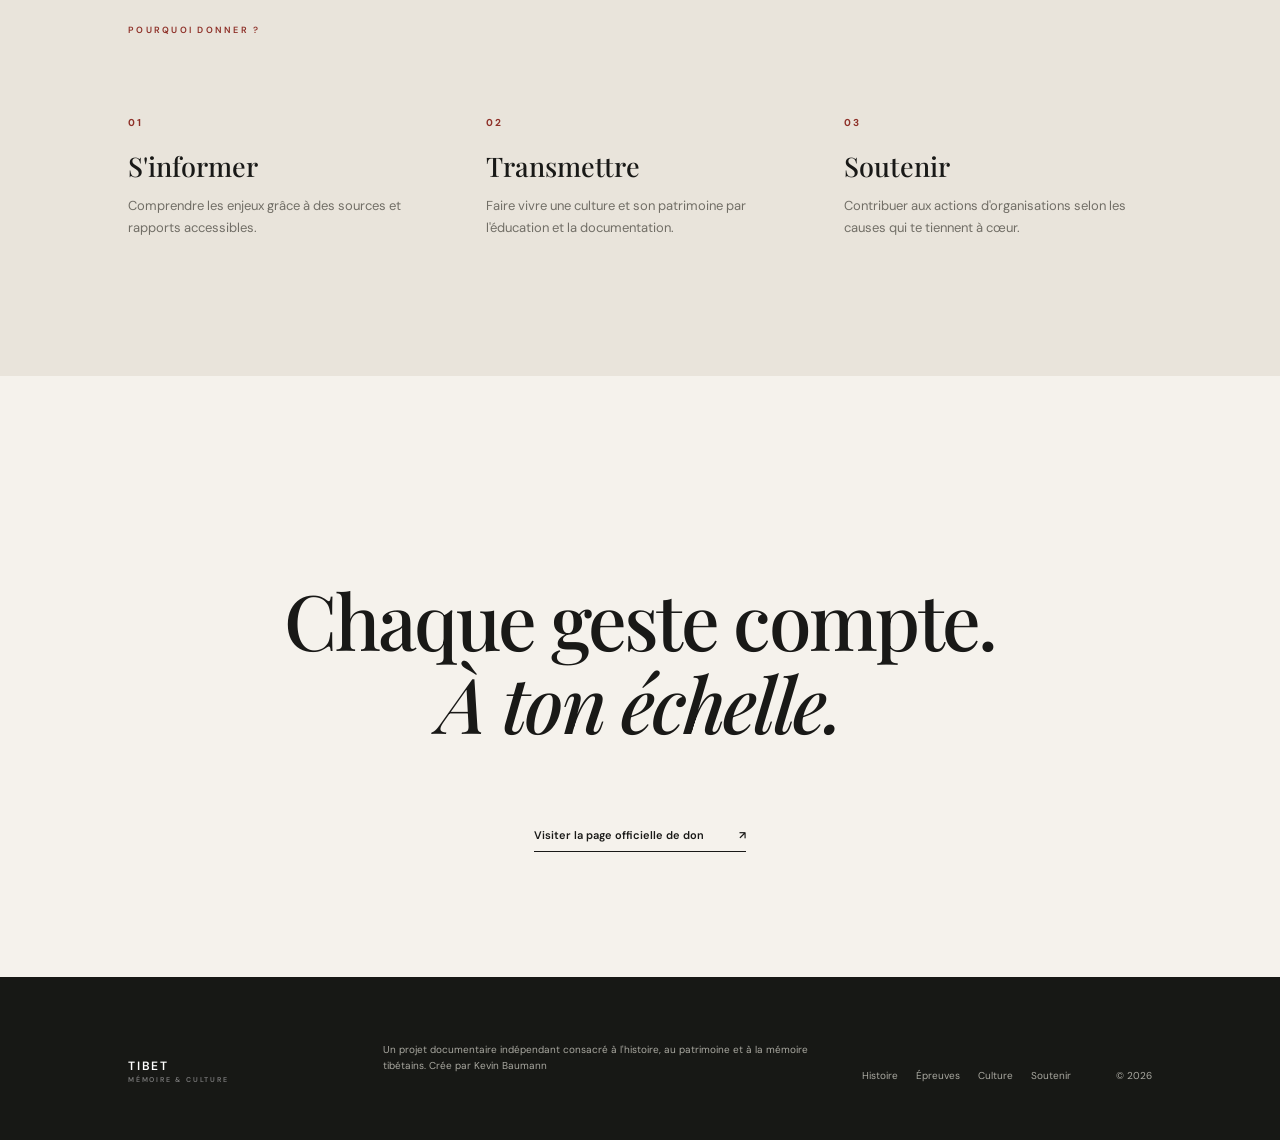
<file: soutenir.html>
<!doctype html><html lang="fr"><head><meta charset="UTF-8">
<meta name="viewport" content="width=device-width, initial-scale=1.0">
<meta name="description" content="Tibet — Mémoire & Culture, un site documentaire consacré à l'histoire, au patrimoine et aux épreuves du Tibet.">
<link rel="preconnect" href="https://fonts.googleapis.com">
<link rel="preconnect" href="https://fonts.gstatic.com" crossorigin>
<link href="https://fonts.googleapis.com/css2?family=DM+Sans:wght@400;500;600&family=Playfair+Display:wght@500;600;700&display=swap" rel="stylesheet">
<link rel="stylesheet" href="style.css"><title>Soutenir — Tibet Mémoire & Culture</title></head><body>
<header class="header">
  <a class="brand" href="index.html"><span class="brand-star">✦</span><span>TIBET<small>MÉMOIRE & CULTURE</small></span></a>
  <nav class="nav">
    <a href="index.html">Accueil</a>
    <a href="histoire.html">Histoire</a>
    <a href="epreuves.html">Épreuves</a>
    <a href="culture.html">Culture</a>
    <a class="nav-donate" href="soutenir.html">Soutenir <span>↗</span></a>
  </nav>
  <div class="header-actions"><button id="theme" class="icon-btn" aria-label="Changer de thème">☾</button><button id="menu" class="icon-btn menu-btn" aria-label="Menu">☰</button></div>
</header><main>
<section class="page-hero support-hero"><div><span class="kicker light">04 — Soutenir</span><h1>Transformer<br><em>la mémoire en action.</em></h1><p>Si tu veux contribuer, voici une organisation internationale dont tu peux découvrir les actions et la page de dons.</p></div></section>
<section class="section reveal"><div class="support-box"><div><span class="kicker">Association</span><h2>International<br><em>Campaign for Tibet</em></h2></div><div><p class="lead">L'International Campaign for Tibet (ICT) est une organisation qui travaille notamment sur les droits humains, les libertés démocratiques, la culture tibétaine et les politiques concernant le Tibet.</p><p>Avant de donner, nous te recommandons de consulter directement ses informations officielles sur ses programmes, sa gouvernance et l'utilisation des dons.</p><a class="btn btn-dark" href="https://savetibet.org/support-tibet/" target="_blank" rel="noopener">Accéder à la page de don ↗</a></div></div></section>
<section class="section muted-panel reveal"><span class="kicker">Pourquoi donner ?</span><div class="three-col"><div><strong>01</strong><h3>S'informer</h3><p>Comprendre les enjeux grâce à des sources et rapports accessibles.</p></div><div><strong>02</strong><h3>Transmettre</h3><p>Faire vivre une culture et son patrimoine par l'éducation et la documentation.</p></div><div><strong>03</strong><h3>Soutenir</h3><p>Contribuer aux actions d'organisations selon les causes qui te tiennent à cœur.</p></div></div></section>
<section class="section final-cta reveal"><p class="giant">Chaque geste compte.<br><em>À ton échelle.</em></p><a class="text-link" href="https://savetibet.org/support-tibet/" target="_blank">Visiter la page officielle de don <span>↗</span></a></section>
</main><footer class="footer">
  <div class="footer-brand">TIBET<br><small>MÉMOIRE & CULTURE</small></div>
  <p>Un projet documentaire indépendant consacré à l'histoire, au patrimoine et à la mémoire tibétains. Crée par Kevin Baumann</p>
  <div class="footer-links"><a href="histoire.html">Histoire</a><a href="epreuves.html">Épreuves</a><a href="culture.html">Culture</a><a href="soutenir.html">Soutenir</a></div>
  <span>© 2026</span>
</footer>
<script src="script.js"></script></body></html>
</file>
<file: style.css>
*{box-sizing:border-box}html{scroll-behavior:smooth}body{margin:0;background:#f5f2ec;color:#191917;font-family:"DM Sans",sans-serif;line-height:1.65;transition:background .3s,color .3s}a{color:inherit;text-decoration:none}button{font:inherit}.header{height:78px;position:fixed;z-index:50;top:0;left:0;right:0;padding:0 5vw;display:flex;align-items:center;justify-content:space-between;background:rgba(245,242,236,.78);backdrop-filter:blur(18px);border-bottom:1px solid transparent;transition:.3s}.header.scrolled{border-color:rgba(25,25,23,.12)}.brand{display:flex;align-items:center;gap:11px;font-size:12px;font-weight:600;letter-spacing:.14em;line-height:1.05}.brand-star{color:#8e3028;font-size:21px}.brand small{display:block;color:#77746c;font-size:7px;letter-spacing:.2em;margin-top:4px}.nav{display:flex;align-items:center;gap:30px;font-size:11px;color:#6d6a62}.nav a{transition:.2s}.nav a:hover,.nav a.active{color:#191917}.nav-donate{border:1px solid rgba(25,25,23,.18);padding:9px 13px;color:#191917!important}.header-actions{display:flex;gap:8px}.icon-btn{width:38px;height:38px;border-radius:50%;border:1px solid rgba(25,25,23,.16);background:transparent;cursor:pointer}.menu-btn{display:none;border-radius:8px}.hero{min-height:100vh;position:relative;background-size:cover;background-position:center}.home-hero{background-image:url("https://images.unsplash.com/photo-1544735716-392fe2489ffa?auto=format&fit=crop&w=2400&q=88")}.hero-shade{position:absolute;inset:0;background:linear-gradient(90deg,rgba(9,10,8,.76),rgba(9,10,8,.2) 75%)}.hero-content{position:absolute;left:10vw;top:50%;transform:translateY(-40%);max-width:760px;color:#fff}.eyebrow,.kicker{font-size:9px;font-weight:600;letter-spacing:.25em;text-transform:uppercase}.eyebrow{color:#ddd9d0;margin-bottom:20px}.hero h1,.page-hero h1{font:600 clamp(64px,9vw,132px)/.9 "Playfair Display",serif;letter-spacing:-.045em;margin:0}.hero h1 em,.page-hero h1 em,h2 em{font-weight:500}.hero-text{max-width:540px;font-size:17px;color:#ddd9d2;margin:28px 0 34px}.actions{display:flex;gap:12px}.btn{display:inline-flex;gap:30px;align-items:center;padding:14px 20px;font-size:11px;font-weight:600;border:1px solid transparent;transition:.25s}.btn:hover{transform:translateY(-2px)}.btn-light{background:#fff;color:#171715}.btn-outline{border-color:rgba(255,255,255,.4);color:#fff}.btn-dark{background:#191917;color:#fff}.hero-meta{position:absolute;bottom:30px;left:10vw;right:10vw;display:flex;justify-content:space-between;color:#d7d4cc;font-size:8px;letter-spacing:.2em}.section{padding:125px 10vw}.kicker{color:#8e3028;display:block;margin-bottom:40px}.kicker.light{color:#d18a79}.two-col{display:grid;grid-template-columns:1fr 1fr;gap:9vw}.section h2,.feature-copy h2,.dark-band h2{font:600 clamp(48px,6vw,82px)/1.02 "Playfair Display",serif;letter-spacing:-.04em;margin:0}.lead{font-size:20px;line-height:1.55}.two-col p:not(.lead){color:#716e66}.split-feature{display:grid;grid-template-columns:1fr 1fr;min-height:720px}.feature-photo{background:url("https://images.unsplash.com/photo-1528164344705-47542687000d?auto=format&fit=crop&w=1600&q=85") center/cover}.feature-copy{padding:100px 10vw;background:#e9e4db}.mini-links{margin-top:65px;border-top:1px solid rgba(25,25,23,.15)}.mini-links a{display:grid;grid-template-columns:42px 1fr;gap:3px 10px;padding:22px 0;border-bottom:1px solid rgba(25,25,23,.15);transition:.2s}.mini-links a:hover{padding-left:8px}.mini-links span{grid-row:1/3;color:#8e3028;font-size:10px}.mini-links strong{font:500 23px "Playfair Display",serif}.mini-links small{color:#77746d;font-size:11px}.statement{text-align:center;padding-top:160px;padding-bottom:160px}.giant{font:500 clamp(40px,6vw,78px)/1.08 "Playfair Display",serif;letter-spacing:-.035em}.text-link{display:inline-flex;gap:35px;border-bottom:1px solid currentColor;padding-bottom:7px;font-size:11px;font-weight:600}.page-hero{height:78vh;min-height:650px;position:relative;display:flex;align-items:flex-end;padding:0 10vw 9vh;color:#fff;background-size:cover;background-position:center}.page-hero:before{content:"";position:absolute;inset:0;background:linear-gradient(90deg,rgba(8,9,8,.68),rgba(8,9,8,.15))}.page-hero>div{position:relative;max-width:850px}.page-hero p{max-width:620px;font-size:16px;color:#ddd9d0;margin:28px 0 0}.history-hero{background-image:url("https://images.unsplash.com/photo-1570366583862-f91883984fde?auto=format&fit=crop&w=2200&q=88")}.trials-hero{background-image:url("https://images.unsplash.com/photo-1506905925346-21bda4d32df4?auto=format&fit=crop&w=2200&q=88")}.culture-hero{background-image:url("https://images.unsplash.com/photo-1528360983277-13d401cdc186?auto=format&fit=crop&w=2200&q=88")}.support-hero{background-image:url("https://images.unsplash.com/photo-1533130061792-64b345e4a833?auto=format&fit=crop&w=2200&q=88")}.big-timeline{margin-top:100px;border-top:1px solid rgba(25,25,23,.15)}.big-timeline article{display:grid;grid-template-columns:220px 1fr;gap:30px;padding:36px 0;border-bottom:1px solid rgba(25,25,23,.15)}.big-timeline article>span,.event-year{color:#8e3028;font-size:10px;letter-spacing:.12em}.big-timeline h3,.events h3,.culture-grid h3,.three-col h3{font:500 27px/1.2 "Playfair Display",serif;margin:0}.big-timeline p,.events p,.culture-grid p,.three-col p{color:#716e66;font-size:13px;max-width:680px}.dark-band{background:#171815;color:#f5f2ec}.dark-band .section{padding-top:120px;padding-bottom:120px}.dark-band p{color:#aaa9a2;max-width:650px;font-size:15px;margin-top:35px}.source-cards{display:grid;grid-template-columns:1fr 1fr;border-top:1px solid rgba(25,25,23,.15)}.source-cards a{padding:28px 20px 28px 0;display:flex;justify-content:space-between;border-bottom:1px solid rgba(25,25,23,.15);gap:20px}.source-cards strong{font:500 22px "Playfair Display",serif}.source-cards span{font-size:10px;color:#77746d}.events{margin-top:90px;border-top:1px solid rgba(25,25,23,.15)}.events article{display:grid;grid-template-columns:180px 1fr;gap:30px;padding:38px 0;border-bottom:1px solid rgba(25,25,23,.15)}.events small{display:block;color:#99958c;font-size:10px;margin-top:14px}.culture-grid{display:grid;grid-template-columns:repeat(2,1fr);margin-top:90px;border-top:1px solid rgba(25,25,23,.15)}.culture-grid article{padding:30px 30px 35px 0;border-bottom:1px solid rgba(25,25,23,.15)}.culture-grid article:nth-child(even){padding-left:30px;border-left:1px solid rgba(25,25,23,.15)}.culture-grid article>span,.three-col strong{color:#8e3028;font-size:10px;letter-spacing:.15em}.culture-grid h3{margin-top:18px}.culture-quote{background:#ded8ce;padding:110px 10vw;text-align:center}.culture-quote p{font:500 clamp(34px,4.5vw,60px)/1.15 "Playfair Display",serif;max-width:1000px;margin:auto}.support-box{display:grid;grid-template-columns:1fr 1fr;gap:9vw;background:#e9e4db;padding:75px}.support-box h2{font:600 clamp(45px,5vw,70px)/1.02 "Playfair Display",serif;margin:0}.support-box p{color:#716e66;max-width:560px}.muted-panel{background:#e9e4db}.three-col{display:grid;grid-template-columns:repeat(3,1fr);gap:50px;margin-top:70px}.three-col h3{margin-top:16px}.final-cta{text-align:center}.footer{background:#171815;color:#a9a8a0;padding:55px 10vw;display:grid;grid-template-columns:1fr 2fr 1fr auto;gap:30px;align-items:end;font-size:10px}.footer-brand{color:#fff;font-size:12px;font-weight:600;letter-spacing:.15em;line-height:1.05}.footer-brand small{color:#777;font-size:7px}.footer p{max-width:430px}.footer-links{display:flex;gap:18px;flex-wrap:wrap}.footer a:hover{color:#fff}.reveal{opacity:0;transform:translateY(22px);transition:opacity .8s,transform .8s}.reveal.visible{opacity:1;transform:none}
body.dark{background:#111210;color:#eeeae2}body.dark .header{background:rgba(17,18,16,.8)}body.dark .nav,body.dark .brand small{color:#aaa79e}body.dark .nav a:hover,body.dark .nav a.active,body.dark .nav-donate{color:#eeeae2!important}.dark .icon-btn{color:#eeeae2}body.dark .feature-copy,body.dark .muted-panel{background:#1b1c19}body.dark .feature-copy .mini-links a,body.dark .source-cards a,body.dark .big-timeline,body.dark .big-timeline article,body.dark .events,body.dark .events article,body.dark .culture-grid,body.dark .culture-grid article{border-color:rgba(238,234,226,.14)}body.dark .two-col p:not(.lead),body.dark .big-timeline p,body.dark .events p,body.dark .culture-grid p,body.dark .three-col p,body.dark .source-cards span{color:#aaa79e}body.dark .culture-quote{background:#23241f}body.dark .btn-dark{background:#eeeae2;color:#171815}
@media(max-width:850px){.header{padding:0 6vw}.nav{display:none;position:absolute;top:78px;left:0;right:0;background:#f5f2ec;padding:22px 6vw;flex-direction:column;align-items:flex-start;gap:17px;border-bottom:1px solid rgba(25,25,23,.12)}body.dark .nav{background:#111210}.nav.open{display:flex}.menu-btn{display:block}.two-col,.split-feature,.support-box{grid-template-columns:1fr}.hero-content{left:7vw;right:7vw}.hero h1,.page-hero h1{font-size:70px}.hero-meta{left:7vw;right:7vw}.section{padding:90px 7vw}.page-hero{padding:0 7vw 9vh}.split-feature{min-height:auto}.feature-photo{height:55vh}.feature-copy{padding:80px 7vw}.big-timeline article,.events article{grid-template-columns:110px 1fr}.culture-grid{grid-template-columns:1fr}.culture-grid article:nth-child(even){padding-left:0;border-left:0}.source-cards{grid-template-columns:1fr}.three-col{grid-template-columns:1fr}.footer{grid-template-columns:1fr;padding:50px 7vw}}@media(max-width:520px){.hero h1,.page-hero h1{font-size:55px}.hero-text{font-size:15px}.actions{flex-direction:column;align-items:flex-start}.page-hero{min-height:590px;height:70vh}.big-timeline article,.events article{grid-template-columns:1fr;gap:8px}.support-box{padding:40px 28px}.section h2,.feature-copy h2,.dark-band h2{font-size:50px}}
</file>
